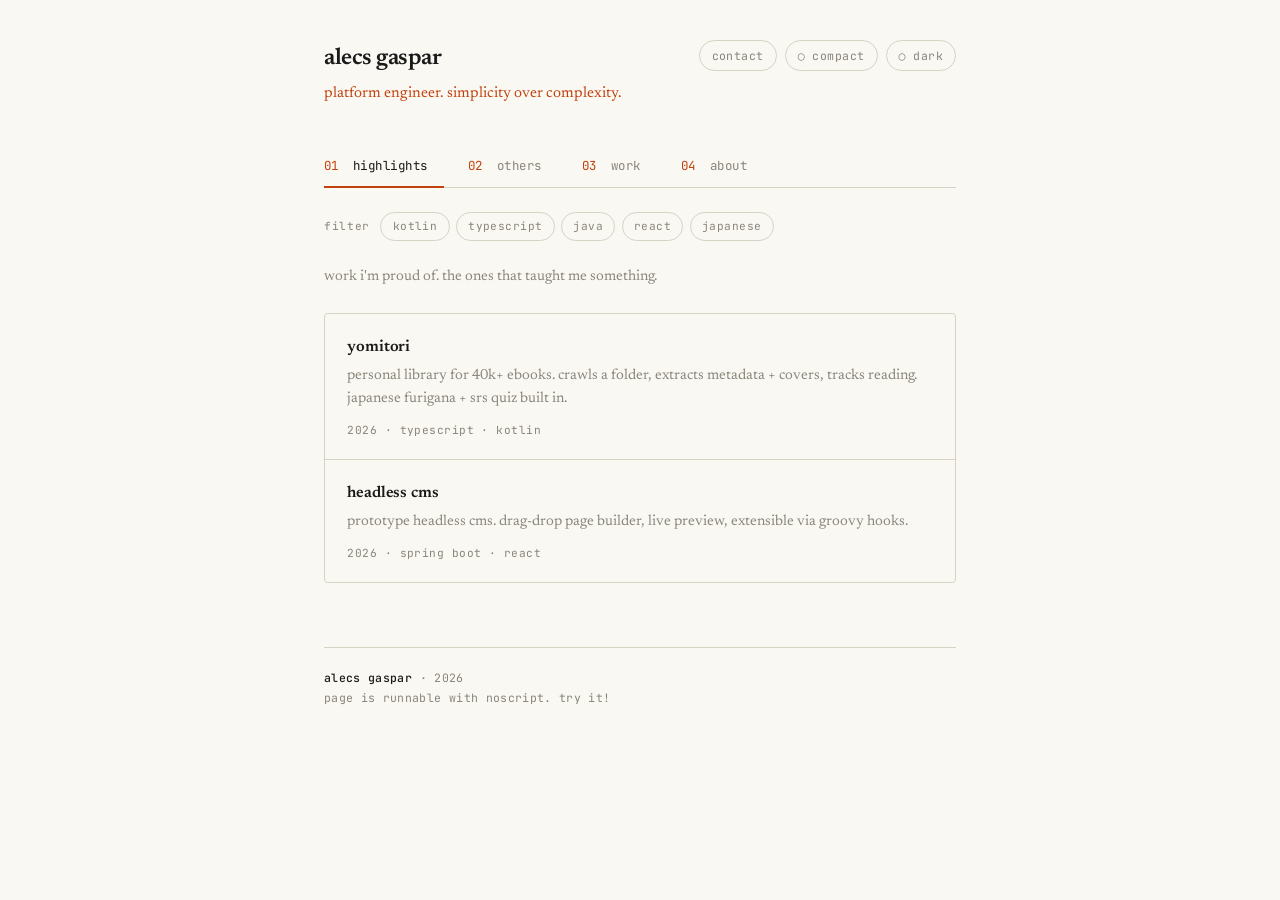
<file: index.html>
<!doctype html>
<html lang="en">
<head>
  <meta charset="utf-8">
  <meta name="viewport" content="width=device-width, initial-scale=1">
  <title>alecs gaspar — portfolio</title>
  <meta name="description" content="platform engineer. simplicity over complexity.">
  <meta property="og:type" content="website">
  <meta property="og:title" content="alecs gaspar — portfolio">
  <meta property="og:description" content="platform engineer. simplicity over complexity.">
  <meta property="og:url" content="https://stellarie.github.io/me/">
  <link rel="stylesheet" href="css/main.css?v=20">
</head>
<body>

<header>
  <div>
    <h1>alecs gaspar</h1>
    <p class="lede"><span class="accent">platform engineer. simplicity over complexity.</span></p>
  </div>
  <div class="header-actions">
    <a href="#contact" class="ghost">contact</a>
    <input type="checkbox" id="density">
    <label for="density" class="toggle">compact</label>
    <input type="checkbox" id="dark">
    <label for="dark" class="toggle">dark</label>
  </div>
</header>

<div class="tabs">
  <input type="radio" name="tab" id="t1" checked>
  <input type="radio" name="tab" id="t2">
  <input type="radio" name="tab" id="t3">
  <input type="radio" name="tab" id="t4">

  <nav class="tab-labels">
    <label for="t1"><span class="num">01</span> highlights</label>
    <label for="t2"><span class="num">02</span> others</label>
    <label for="t3"><span class="num">03</span> work</label>
    <label for="t4"><span class="num">04</span> about</label>
  </nav>

  <form class="filter">
    <span class="filter-label">filter</span>
    <input type="checkbox" id="tag-kotlin"><label for="tag-kotlin">kotlin</label>
    <input type="checkbox" id="tag-ts"><label for="tag-ts">typescript</label>
    <input type="checkbox" id="tag-java"><label for="tag-java">java</label>
    <input type="checkbox" id="tag-react"><label for="tag-react">react</label>
    <input type="checkbox" id="tag-jp"><label for="tag-jp">japanese</label>
    <button type="reset" class="filter-clear">clear</button>
  </form>

  <section id="p1" class="panel">
    <p class="meta">work i'm proud of. the ones that taught me something.</p>
    <ul class="grid">
      <li data-tags="kotlin typescript react japanese">
        <a href="#proj-yomitori">
          <h3>yomitori</h3>
          <p class="desc">personal library for 40k+ ebooks. crawls a folder, extracts metadata + covers, tracks reading. japanese furigana + srs quiz built in.</p>
          <p class="tags">2026 · typescript · kotlin</p>
        </a>
      </li>
      <li data-tags="java react">
        <a href="#proj-headless-cms">
          <h3>headless cms</h3>
          <p class="desc">prototype headless cms. drag-drop page builder, live preview, extensible via groovy hooks.</p>
          <p class="tags">2026 · spring boot · react</p>
        </a>
      </li>
    </ul>
  </section>

  <section id="p2" class="panel">
    <p class="meta">smaller experiments, learning projects, things that didn't ship but taught me anyway.</p>
    <ul class="grid">
      <li data-tags="kotlin japanese">
        <a href="#proj-aozora-viewer">
          <h3>aozora viewer</h3>
          <p class="desc">reader for aozora bunko — japan's public-domain literary archive. browser-based, japanese-friendly typography.</p>
          <p class="tags">2026 · javascript · kotlin</p>
        </a>
      </li>
      <li data-tags="kotlin japanese">
        <a href="#proj-yoji-jitenon-scraper">
          <h3>yoji jitenon scraper</h3>
          <p class="desc">kotlin scraper for jitenon's four-character idiom dictionary. pulls yojijukugo entries with readings and meanings to a csv for anki.</p>
          <p class="tags">2026 · kotlin</p>
        </a>
      </li>
    </ul>
  </section>

  <section id="p3" class="panel">
    <p class="meta">5+ years building platform and infrastructure across distributed enterprise systems.</p>

    <form class="work-filter">
      <input type="checkbox" id="recent-only"><label for="recent-only">recent only</label>
    </form>

    <div class="timeline">

      <details open data-recent>
        <summary>
          <span class="role">senior software engineer</span>
          <span class="org">myridius</span>
          <span class="period">aug 2024 — present</span>
        </summary>
        <p>built platform observability with grafana, datadog, splunk.</p>
        <p>own and maintain node security middleware between the public site and its backend.</p>
        <p>moved six enterprise sites to aem cloud service, zero downtime. </p>
        <p>wrote a cli util for quickbase ops the team now uses.</p>
      </details>

      <details data-recent>
        <summary>
          <span class="role">application developer</span>
          <span class="org">oracle</span>
          <span class="period">aug 2023 — aug 2024</span>
        </summary>
        <p>wrote rest microservices in java/jpa for an order management system.</p>
        <p>shipped features end-to-end — data, api, up to ui.</p>
      </details>

      <details>
        <summary>
          <span class="role">associate → mid-level software engineer</span>
          <span class="org">accenture</span>
          <span class="period">may 2021 — aug 2023</span>
        </summary>
        <p>promoted within a year. embedded with an international telecom and a local insurer, building aem platforms.</p>
        <p>built a shared react/java component library used across brands. led backend integration for payment gateways.</p>
      </details>

      <details>
        <summary>
          <span class="role">bs applied mathematics</span>
          <span class="org">university of the philippines</span>
          <span class="period">education</span>
        </summary>
        <p>applied math. still shapes how i think about systems.</p>
      </details>

    </div>
  </section>

  <section id="p4" class="panel">
    <p class="meta">expand any section.</p>

    <details>
      <summary>background</summary>
      <p>based in the philippines, remote-first. five-plus years on aem, platform and infrastructure across enterprise systems, cloud migrations, observability, security middleware, internal dev tooling.</p>
      <p>path: accenture (2021–2023) → oracle (2023–2024) → myridius (2024–now). </p>
      <p>bs applied math from the university of the philippines (2020).</p>
    </details>

    <details>
      <summary>current stack</summary>
      <p>daily: java + spring and node + typescript for backend, react for ui. docker and kubernetes for shipping. grafana, datadog, splunk for keeping the lights on.</p>
      <p>personal projects: kotlin and python for cli tools and scrapers, and plain html/css when something just needs to exist.</p>
    </details>

    <details>
      <summary>what i'm into</summary>
      <p>japanese literature and language learning — i built yomitori to feed both my reading and learning addiction. </p>
      <p>outside code: heavy training, mountains, travel.</p>
    </details>
  </section>
</div>

<aside id="proj-yomitori" class="modal modal-project">
  <a href="#" class="modal-backdrop" aria-label="close"></a>
  <article class="modal-card project-card">
    <a href="#" class="modal-x" aria-label="close">×</a>
    <header class="project-head">
      <h2>yomitori</h2>
      <p class="project-lede">personal library for 40,000+ scattered ebooks.</p>
      <p class="project-meta">2026 · typescript · kotlin</p>
    </header>
    <section>
      <h3>what</h3>
      <p>turns a folder of 40k+ ebooks into a searchable, beautiful library. crawls automatically, extracts covers and metadata, tracks reading progress, integrates with an epub reader. japanese tools layered on top — furigana rendering, frequency-based vocab, srs quizzes, anki sync.</p>
    </section>
    <section>
      <h3>why</h3>
      <p>i had a bunch of ebooks that became too unwieldy to browse. nothing was findable. wanted a real home — search with love, not <code>find . -name</code>.</p>
    </section>
    <section>
      <h3>how</h3>
      <p>typescript frontend, kotlin backend. docker compose orchestrates services. crawler runs on a schedule, persists to a local store. rest api drives search, pagination, and filtering.</p>
    </section>
    <section>
      <h3>links</h3>
      <ul class="project-links">
        <li><a href="https://github.com/chloedayo/yomitori">source · github.com/chloedayo/yomitori</a></li>
      </ul>
    </section>
  </article>
</aside>

<aside id="proj-headless-cms" class="modal modal-project">
  <a href="#" class="modal-backdrop" aria-label="close"></a>
  <article class="modal-card project-card">
    <a href="#" class="modal-x" aria-label="close">×</a>
    <header class="project-head">
      <h2>headless cms</h2>
      <p class="project-lede">a prototype headless cms — visual editor + headless api.</p>
      <p class="project-meta">2026 · spring boot · react</p>
    </header>
    <section>
      <h3>what</h3>
      <p>a drag-and-drop visual editor for composing pages, live preview before publishing, and a headless api to feed any frontend — react, vue, mobile. extensible: drop in your own components with custom groovy hooks.</p>
    </section>
    <section>
      <h3>why</h3>
      <p>most cmses force a tradeoff. headless ones are flexible but unfriendly to non-developers. visual builders trap you in their hosting. this prototype tries to keep both audiences happy — visual where it helps, api-first where it scales.</p>
    </section>
    <section>
      <h3>how</h3>
      <p>spring boot backend exposing the headless api and persisting page trees. react frontend for the visual editor with live preview. groovy hook layer lets developers register custom components without rebuilding the editor. ships as a static demo on github pages so the editor experience is browsable end-to-end.</p>
    </section>
    <section>
      <h3>links</h3>
      <ul class="project-links">
        <li><a href="https://github.com/stellarie/headless-cms">source · github.com/stellarie/headless-cms</a></li>
        <li><a href="https://stellarie.github.io/headless-cms/">demo · stellarie.github.io/headless-cms</a></li>
      </ul>
    </section>
  </article>
</aside>

<aside id="proj-aozora-viewer" class="modal modal-project">
  <a href="#" class="modal-backdrop" aria-label="close"></a>
  <article class="modal-card project-card">
    <a href="#" class="modal-x" aria-label="close">×</a>
    <header class="project-head">
      <h2>aozora viewer</h2>
      <p class="project-lede">a reader for japan's public-domain literary archive.</p>
      <p class="project-meta">2026 · javascript · kotlin</p>
    </header>
    <section>
      <h3>what</h3>
      <p>aozora bunko hosts thousands of out-of-copyright japanese literary works in raw xhtml. this project renders them with japanese typography, vertical writing where appropriate, minimal chrome around the text.</p>
    </section>
    <section>
      <h3>why</h3>
      <p>wanted something more legible for casual reading and study — and an excuse to learn how japanese typography works on the web.</p>
    </section>
    <section>
      <h3>how</h3>
      <p>kotlin pipeline downloads target xhtml text. javascript frontend renders catalog and reading view from the static output.</p>
    </section>
    <section>
      <h3>links</h3>
      <ul class="project-links">
        <li><a href="https://github.com/stellarie/aozora-viewer">source · github.com/stellarie/aozora-viewer</a></li>
      </ul>
    </section>
  </article>
</aside>

<aside id="proj-yoji-jitenon-scraper" class="modal modal-project">
  <a href="#" class="modal-backdrop" aria-label="close"></a>
  <article class="modal-card project-card">
    <a href="#" class="modal-x" aria-label="close">×</a>
    <header class="project-head">
      <h2>yoji jitenon scraper</h2>
      <p class="project-lede">a kotlin pipeline for harvesting four-character idioms.</p>
      <p class="project-meta">2026 · kotlin</p>
    </header>
    <section>
      <h3>what</h3>
      <p>yojijukugo (四字熟語) are japan's classical four-character idioms — proverbs distilled into kanji. jitenon hosts the most complete free dictionary online. this scraper pulls every entry, with readings, meanings, sources, and usage notes, into a structured local dataset.</p>
    </section>
    <section>
      <h3>why</h3>
      <p>wanted offline access to the full corpus for personal study and for feeding into other projects (anki decks and other vocab tools). also a small excuse to write disciplined kotlin against real-world html.</p>
    </section>
    <section>
      <h3>how</h3>
      <p>plain kotlin with jsoup for parsing. polite crawl with rate limiting and on-disk caching so re-runs don't hammer the source. output is structured json — easy to consume from anything else downstream.</p>
    </section>
    <section>
      <h3>links</h3>
      <ul class="project-links">
        <li><a href="https://github.com/stellarie/yoji-jitenon-scraper">source · github.com/stellarie/yoji-jitenon-scraper</a></li>
      </ul>
    </section>
  </article>
</aside>

<aside id="contact" class="modal">
  <a href="#" class="modal-backdrop" aria-label="close"></a>
  <div class="modal-card">
    <a href="#" class="modal-x" aria-label="close">×</a>
    <h3>contact</h3>
    <p>send a note. no form, no captcha — just mail.</p>
    <p class="contact-list">
      <a href="mailto:abvgaspar1995@gmail.com">abvgaspar1995@gmail.com</a><br>
      <a href="https://github.com/stellarie">github</a><br>
      <a href="https://linkedin.com/in/abvgaspar">linkedin</a>
    </p>
    <a href="#" class="modal-close">close</a>
  </div>
</aside>

<footer>
  <strong>alecs gaspar</strong> · 2026<br>
  <span>page is runnable with noscript. try it!</span>
</footer>

</body>
</html>
</file>
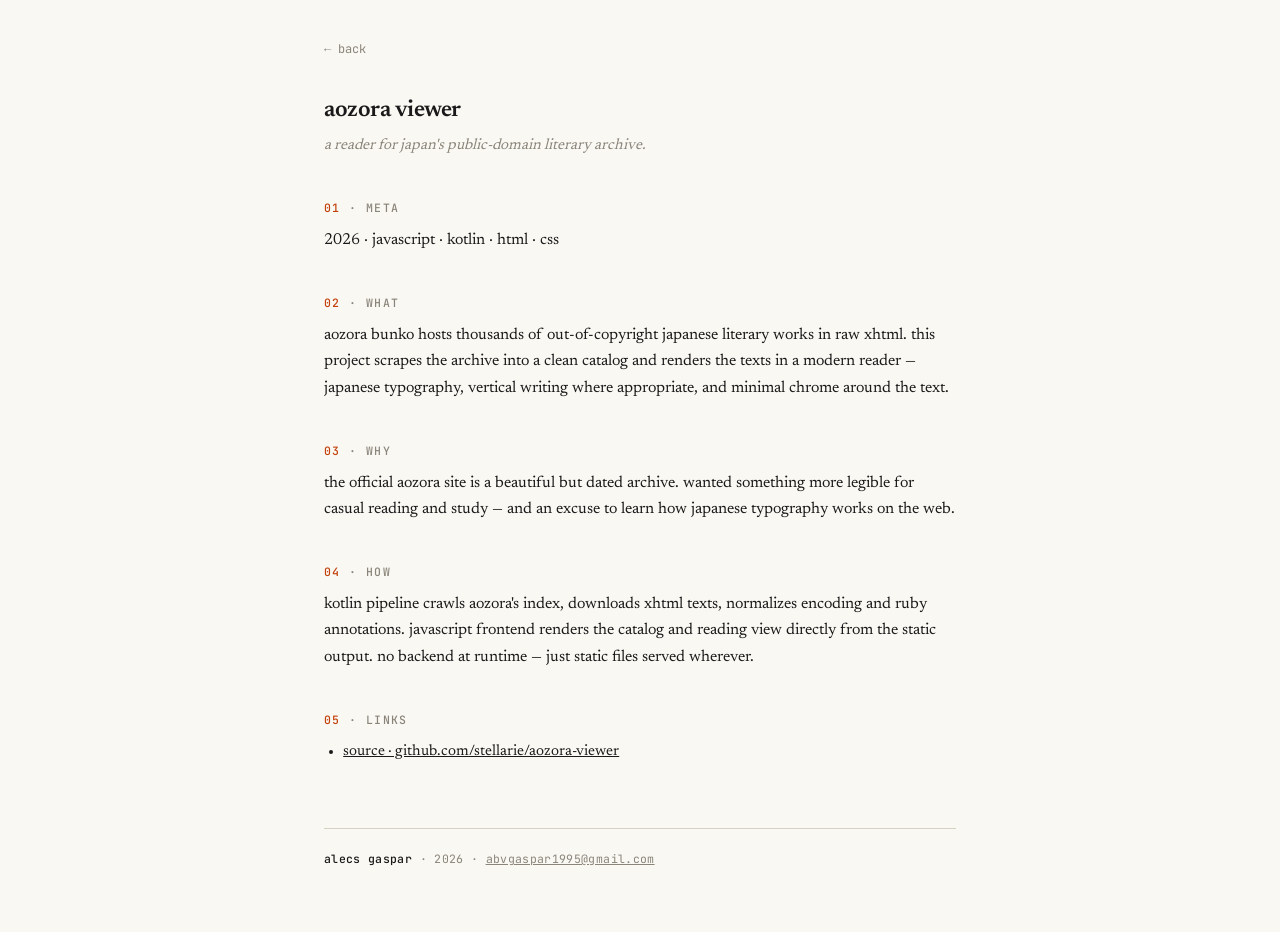
<file: projects/aozora-viewer.html>
<!doctype html>
<html lang="en">
<head>
  <meta charset="utf-8">
  <meta name="viewport" content="width=device-width, initial-scale=1">
  <title>aozora viewer — alecs gaspar</title>
  <link rel="stylesheet" href="../css/main.css">
</head>
<body>

<p class="back"><a href="../index.html">← back</a></p>

<header>
  <div>
    <h1>aozora viewer</h1>
    <p class="lede">a reader for japan's public-domain literary archive.</p>
  </div>
</header>

<main class="prose">

  <section>
    <h2><span class="num">01</span> · meta</h2>
    <p>2026 · javascript · kotlin · html · css</p>
  </section>

  <section>
    <h2><span class="num">02</span> · what</h2>
    <p>aozora bunko hosts thousands of out-of-copyright japanese literary works in raw xhtml. this project scrapes the archive into a clean catalog and renders the texts in a modern reader — japanese typography, vertical writing where appropriate, and minimal chrome around the text.</p>
  </section>

  <section>
    <h2><span class="num">03</span> · why</h2>
    <p>the official aozora site is a beautiful but dated archive. wanted something more legible for casual reading and study — and an excuse to learn how japanese typography works on the web.</p>
  </section>

  <section>
    <h2><span class="num">04</span> · how</h2>
    <p>kotlin pipeline crawls aozora's index, downloads xhtml texts, normalizes encoding and ruby annotations. javascript frontend renders the catalog and reading view directly from the static output. no backend at runtime — just static files served wherever.</p>
  </section>

  <section>
    <h2><span class="num">05</span> · links</h2>
    <ul>
      <li><a href="https://github.com/stellarie/aozora-viewer">source · github.com/stellarie/aozora-viewer</a></li>
    </ul>
  </section>

</main>

<footer>
  <strong>alecs gaspar</strong> · 2026 · <a href="mailto:abvgaspar1995@gmail.com">abvgaspar1995@gmail.com</a>
</footer>

</body>
</html>
</file>
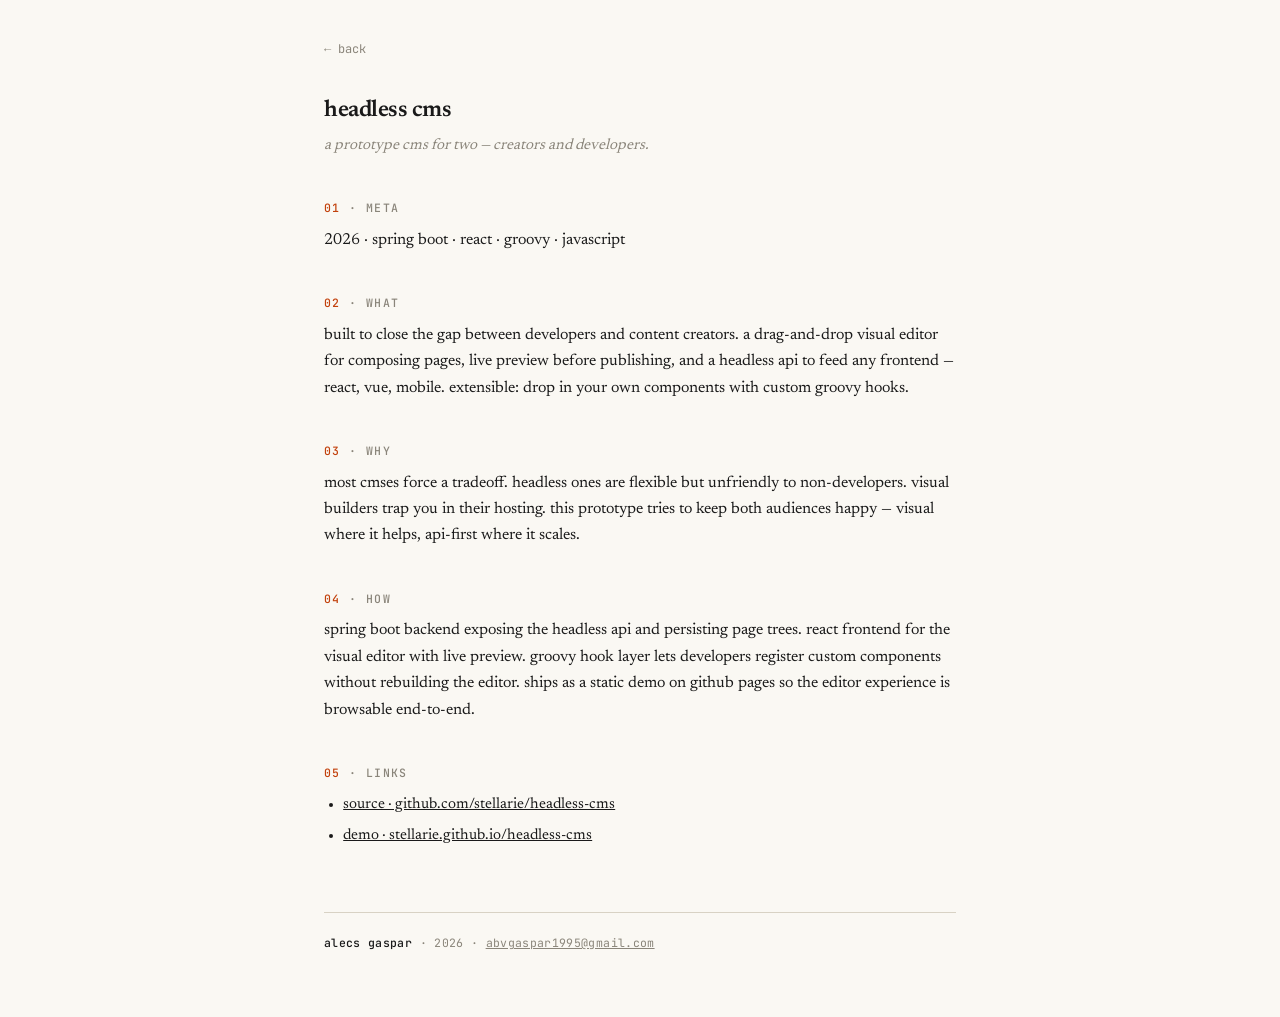
<file: projects/headless-cms.html>
<!doctype html>
<html lang="en">
<head>
  <meta charset="utf-8">
  <meta name="viewport" content="width=device-width, initial-scale=1">
  <title>headless cms — alecs gaspar</title>
  <link rel="stylesheet" href="../css/main.css">
</head>
<body>

<p class="back"><a href="../index.html">← back</a></p>

<header>
  <div>
    <h1>headless cms</h1>
    <p class="lede">a prototype cms for two — creators and developers.</p>
  </div>
</header>

<main class="prose">

  <section>
    <h2><span class="num">01</span> · meta</h2>
    <p>2026 · spring boot · react · groovy · javascript</p>
  </section>

  <section>
    <h2><span class="num">02</span> · what</h2>
    <p>built to close the gap between developers and content creators. a drag-and-drop visual editor for composing pages, live preview before publishing, and a headless api to feed any frontend — react, vue, mobile. extensible: drop in your own components with custom groovy hooks.</p>
  </section>

  <section>
    <h2><span class="num">03</span> · why</h2>
    <p>most cmses force a tradeoff. headless ones are flexible but unfriendly to non-developers. visual builders trap you in their hosting. this prototype tries to keep both audiences happy — visual where it helps, api-first where it scales.</p>
  </section>

  <section>
    <h2><span class="num">04</span> · how</h2>
    <p>spring boot backend exposing the headless api and persisting page trees. react frontend for the visual editor with live preview. groovy hook layer lets developers register custom components without rebuilding the editor. ships as a static demo on github pages so the editor experience is browsable end-to-end.</p>
  </section>

  <section>
    <h2><span class="num">05</span> · links</h2>
    <ul>
      <li><a href="https://github.com/stellarie/headless-cms">source · github.com/stellarie/headless-cms</a></li>
      <li><a href="https://stellarie.github.io/headless-cms/">demo · stellarie.github.io/headless-cms</a></li>
    </ul>
  </section>

</main>

<footer>
  <strong>alecs gaspar</strong> · 2026 · <a href="mailto:abvgaspar1995@gmail.com">abvgaspar1995@gmail.com</a>
</footer>

</body>
</html>
</file>
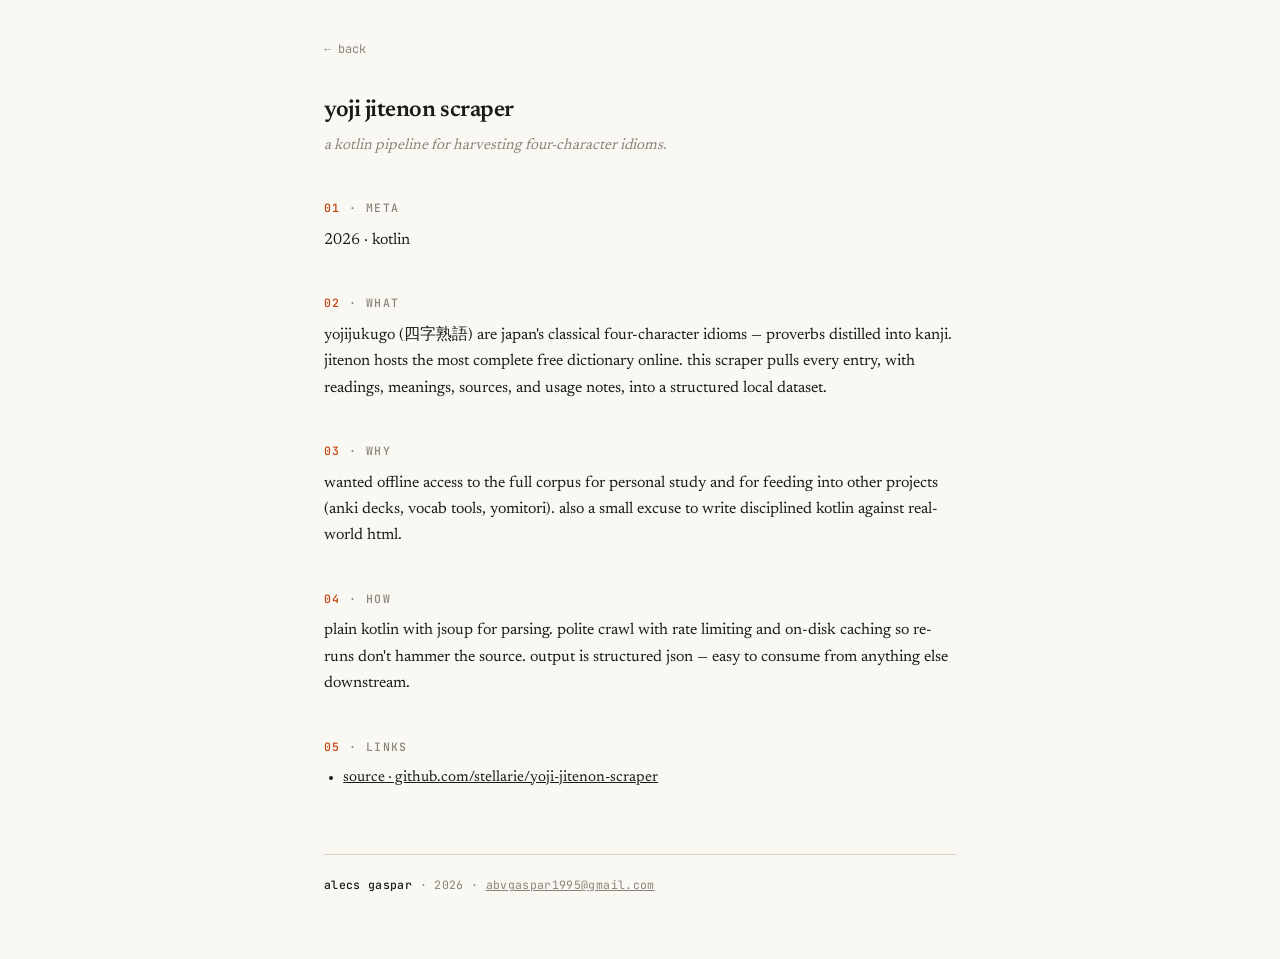
<file: projects/yoji-jitenon-scraper.html>
<!doctype html>
<html lang="en">
<head>
  <meta charset="utf-8">
  <meta name="viewport" content="width=device-width, initial-scale=1">
  <title>yoji jitenon scraper — alecs gaspar</title>
  <link rel="stylesheet" href="../css/main.css">
</head>
<body>

<p class="back"><a href="../index.html">← back</a></p>

<header>
  <div>
    <h1>yoji jitenon scraper</h1>
    <p class="lede">a kotlin pipeline for harvesting four-character idioms.</p>
  </div>
</header>

<main class="prose">

  <section>
    <h2><span class="num">01</span> · meta</h2>
    <p>2026 · kotlin</p>
  </section>

  <section>
    <h2><span class="num">02</span> · what</h2>
    <p>yojijukugo (四字熟語) are japan's classical four-character idioms — proverbs distilled into kanji. jitenon hosts the most complete free dictionary online. this scraper pulls every entry, with readings, meanings, sources, and usage notes, into a structured local dataset.</p>
  </section>

  <section>
    <h2><span class="num">03</span> · why</h2>
    <p>wanted offline access to the full corpus for personal study and for feeding into other projects (anki decks, vocab tools, yomitori). also a small excuse to write disciplined kotlin against real-world html.</p>
  </section>

  <section>
    <h2><span class="num">04</span> · how</h2>
    <p>plain kotlin with jsoup for parsing. polite crawl with rate limiting and on-disk caching so re-runs don't hammer the source. output is structured json — easy to consume from anything else downstream.</p>
  </section>

  <section>
    <h2><span class="num">05</span> · links</h2>
    <ul>
      <li><a href="https://github.com/stellarie/yoji-jitenon-scraper">source · github.com/stellarie/yoji-jitenon-scraper</a></li>
    </ul>
  </section>

</main>

<footer>
  <strong>alecs gaspar</strong> · 2026 · <a href="mailto:abvgaspar1995@gmail.com">abvgaspar1995@gmail.com</a>
</footer>

</body>
</html>
</file>
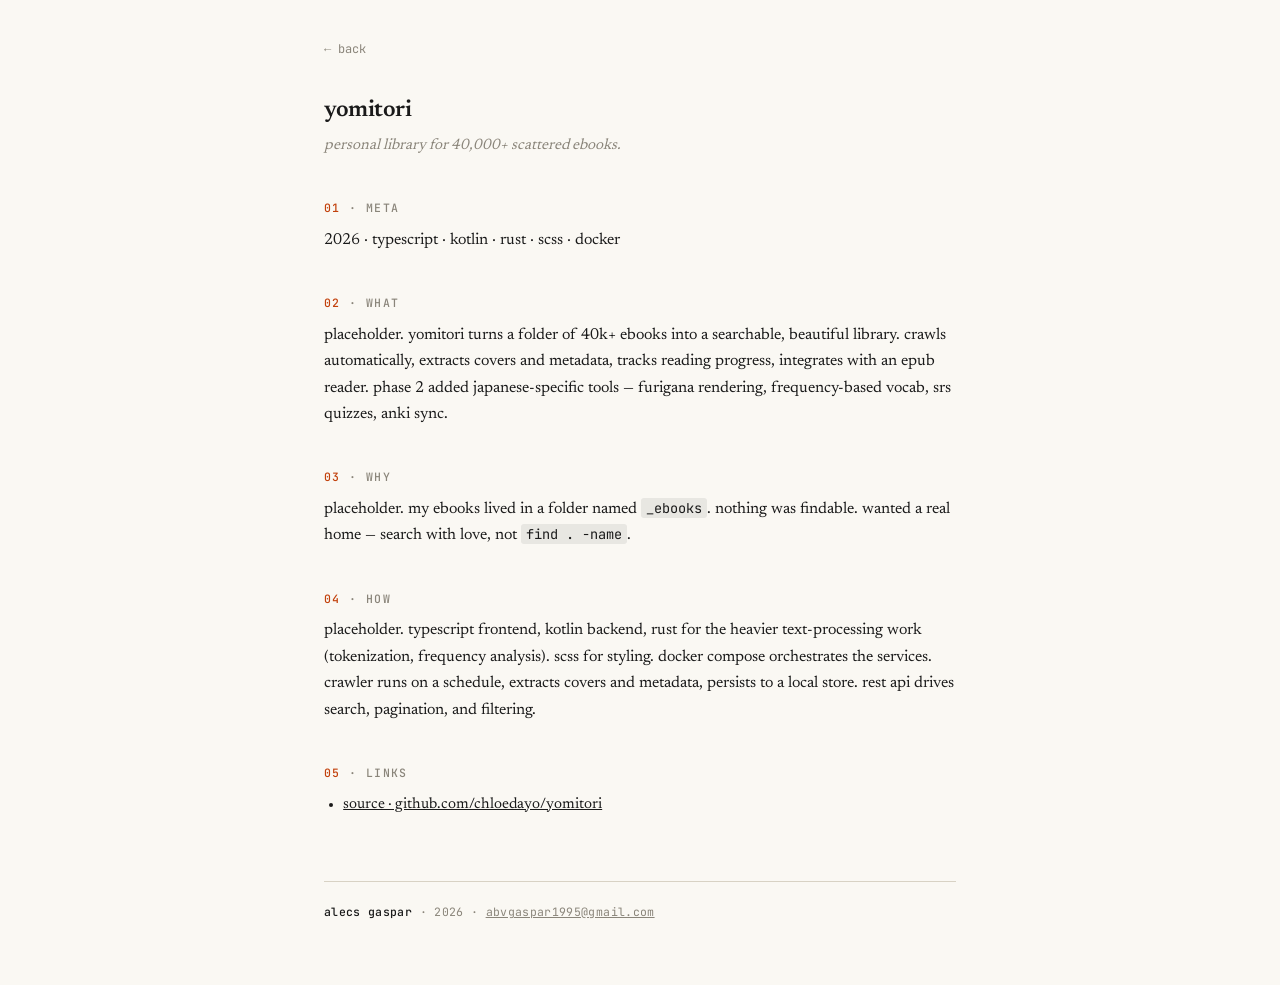
<file: projects/yomitori.html>
<!doctype html>
<html lang="en">
<head>
  <meta charset="utf-8">
  <meta name="viewport" content="width=device-width, initial-scale=1">
  <title>yomitori — alecs gaspar</title>
  <link rel="stylesheet" href="../css/main.css">
</head>
<body>

<p class="back"><a href="../index.html">← back</a></p>

<header>
  <div>
    <h1>yomitori</h1>
    <p class="lede">personal library for 40,000+ scattered ebooks.</p>
  </div>
</header>

<main class="prose">

  <section>
    <h2><span class="num">01</span> · meta</h2>
    <p>2026 · typescript · kotlin · rust · scss · docker</p>
  </section>

  <section>
    <h2><span class="num">02</span> · what</h2>
    <p>placeholder. yomitori turns a folder of 40k+ ebooks into a searchable, beautiful library. crawls automatically, extracts covers and metadata, tracks reading progress, integrates with an epub reader. phase 2 added japanese-specific tools — furigana rendering, frequency-based vocab, srs quizzes, anki sync.</p>
  </section>

  <section>
    <h2><span class="num">03</span> · why</h2>
    <p>placeholder. my ebooks lived in a folder named <code>_ebooks</code>. nothing was findable. wanted a real home — search with love, not <code>find . -name</code>.</p>
  </section>

  <section>
    <h2><span class="num">04</span> · how</h2>
    <p>placeholder. typescript frontend, kotlin backend, rust for the heavier text-processing work (tokenization, frequency analysis). scss for styling. docker compose orchestrates the services. crawler runs on a schedule, extracts covers and metadata, persists to a local store. rest api drives search, pagination, and filtering.</p>
  </section>

  <section>
    <h2><span class="num">05</span> · links</h2>
    <ul>
      <li><a href="https://github.com/chloedayo/yomitori">source · github.com/chloedayo/yomitori</a></li>
    </ul>
  </section>

</main>

<footer>
  <strong>alecs gaspar</strong> · 2026 · <a href="mailto:abvgaspar1995@gmail.com">abvgaspar1995@gmail.com</a>
</footer>

</body>
</html>
</file>
<file: css/main.css>
/* ─── fonts ──────────────────────────────────────────── */
@font-face {
  font-family: 'Newsreader';
  font-style: normal;
  font-weight: 400 600;
  font-display: swap;
  src: url('../assets/fonts/newsreader.woff2') format('woff2');
  unicode-range: U+0000-00FF, U+0131, U+0152-0153, U+02BB-02BC, U+02C6, U+02DA, U+02DC, U+0304, U+0308, U+0329, U+2000-206F, U+20AC, U+2122, U+2191, U+2193, U+2212, U+2215, U+FEFF, U+FFFD;
}

@font-face {
  font-family: 'JetBrains Mono';
  font-style: normal;
  font-weight: 400 500;
  font-display: swap;
  src: url('../assets/fonts/jetbrains-mono.woff2') format('woff2');
  unicode-range: U+0000-00FF, U+0131, U+0152-0153, U+02BB-02BC, U+02C6, U+02DA, U+02DC, U+0304, U+0308, U+0329, U+2000-206F, U+20AC, U+2122, U+2191, U+2193, U+2212, U+2215, U+FEFF, U+FFFD;
}

/* ─── tokens ─────────────────────────────────────────── */
:root {
  color-scheme: light;
  --bg: #faf8f3;
  --fg: #1a1a1a;
  --accent: #c2410c;
  --muted: #8a857a;
  --line: #d8d2c4;

  --serif: 'Newsreader', Charter, 'Bitstream Charter', Cambria, Georgia, serif;
  --mono: 'JetBrains Mono', ui-monospace, 'SF Mono', Menlo, Consolas, monospace;
}

:root:has(#dark:checked) {
  color-scheme: dark;
  --bg: #0f0f0e;
  --fg: #ededed;
  --muted: #6a6358;
  --line: #2a2a28;
}

* { box-sizing: border-box; }

/* ─── base ───────────────────────────────────────────── */
body {
  font: 16px/1.65 var(--serif);
  background: var(--bg);
  color: var(--fg);
  max-width: 680px;
  margin: 0 auto;
  padding: 2.5rem 1.5rem 4rem;
  transition: background .25s ease, color .25s ease;
  -webkit-font-smoothing: antialiased;
  text-rendering: optimizeLegibility;
}

a { color: inherit; }
a:focus-visible { outline: 2px solid var(--accent); outline-offset: 2px; border-radius: 1px; }

code {
  background: color-mix(in srgb, var(--fg) 8%, transparent);
  padding: 1px 5px;
  border-radius: 3px;
  font-family: var(--mono);
  font-size: .85em;
}

h3 {
  font-size: 1rem;
  font-weight: 600;
  margin: 0 0 0.35rem;
  letter-spacing: -0.01em;
}

/* ─── header ─────────────────────────────────────────── */
body > header {
  display: flex;
  justify-content: space-between;
  align-items: flex-start;
  gap: 1rem;
  margin-bottom: 2.5rem;
  flex-wrap: wrap;
}

h1 {
  font-size: 1.45rem;
  letter-spacing: -0.02em;
  margin: 0 0 0.2rem;
  font-weight: 600;
}

.lede {
  color: var(--muted);
  margin: 0;
  font-size: 0.95rem;
  font-style: italic;
  max-width: 38ch;
}

.lede .accent { color: var(--accent); font-style: normal; }

.header-actions {
  display: flex;
  gap: 0.5rem;
  align-items: center;
}

.ghost {
  display: inline-flex;
  align-items: center;
  padding: 0.3rem 0.75rem;
  border: 1px solid var(--line);
  border-radius: 999px;
  font-family: var(--mono);
  font-size: 0.72rem;
  color: var(--muted);
  text-decoration: none;
  letter-spacing: 0.04em;
  transition: border-color 0.15s, color 0.15s;
}

.ghost:hover { border-color: var(--accent); color: var(--accent); }

/* ─── dark toggle ────────────────────────────────────── */
#dark { position: absolute; opacity: 0; pointer-events: none; }

.toggle {
  display: inline-flex;
  align-items: center;
  gap: 0.45rem;
  cursor: pointer;
  user-select: none;
  padding: 0.3rem 0.75rem;
  border: 1px solid var(--line);
  border-radius: 999px;
  font-family: var(--mono);
  font-size: 0.72rem;
  color: var(--muted);
  letter-spacing: 0.04em;
  transition: border-color 0.15s;
}

.toggle::before { content: "○"; }

:root:has(#dark:checked) .toggle[for=dark]::before { content: "●"; color: var(--accent); }

.toggle:hover { border-color: var(--accent); }

#dark:focus-visible + .toggle { outline: 2px solid var(--accent); outline-offset: 2px; }

/* ─── tabs ───────────────────────────────────────────── */
.tabs > input { position: absolute; opacity: 0; pointer-events: none; }

.tab-labels {
  display: flex;
  gap: 0;
  border-bottom: 1px solid var(--line);
  margin-bottom: 2rem;
  flex-wrap: wrap;
}

.tab-labels label {
  padding: 0.6rem 1rem 0.6rem 0;
  margin-right: 1.5rem;
  cursor: pointer;
  font-family: var(--mono);
  font-size: 0.78rem;
  color: var(--muted);
  border-bottom: 2px solid transparent;
  margin-bottom: -1px;
  letter-spacing: 0.04em;
  transition: color 0.15s, border-color 0.15s;
}

.tab-labels label:hover { color: var(--fg); }

.tab-labels .num { color: var(--accent); margin-right: 0.4rem; }

.tabs:has(#t1:checked) label[for=t1],
.tabs:has(#t2:checked) label[for=t2],
.tabs:has(#t3:checked) label[for=t3],
.tabs:has(#t4:checked) label[for=t4] {
  color: var(--fg);
  border-bottom-color: var(--accent);
}

.panel { display: none; }

.tabs:has(#t1:checked) #p1,
.tabs:has(#t2:checked) #p2,
.tabs:has(#t3:checked) #p3,
.tabs:has(#t4:checked) #p4 { display: block; }

.panel > .meta {
  margin: 0 0 1.5rem;
  color: var(--muted);
  font-size: 0.92rem;
}

/* ─── project grid ───────────────────────────────────── */
.grid {
  list-style: none;
  padding: 0;
  margin: 0;
  display: grid;
  gap: 1px;
  background: var(--line);
  border: 1px solid var(--line);
  border-radius: 4px;
  overflow: hidden;
}

.grid li { background: var(--bg); }

.grid a {
  display: block;
  padding: 1.25rem 1.4rem;
  color: inherit;
  text-decoration: none;
  transition: background 0.15s ease;
}

.grid a:hover,
.grid a:focus-visible {
  background: color-mix(in srgb, var(--bg) 92%, var(--accent));
  outline: none;
}

.grid h3 {
  font-size: 1rem;
  font-weight: 600;
  margin: 0 0 0.3rem;
}

.grid .desc {
  margin: 0 0 0.6rem;
  color: var(--muted);
  font-size: 0.92rem;
  line-height: 1.55;
}

.grid .tags {
  margin: 0;
  font-family: var(--mono);
  font-size: 0.7rem;
  color: var(--muted);
  letter-spacing: 0.04em;
}

/* ─── about: details accordion ───────────────────────── */
details {
  padding: 0.45rem 0;
  border-bottom: 1px dashed var(--line);
}

details[open] summary { color: var(--accent); }

summary {
  cursor: pointer;
  font-size: 0.95rem;
  padding: 0.4rem 0;
  list-style: none;
  position: relative;
  padding-left: 1.4rem;
  transition: color 0.15s;
}

summary::-webkit-details-marker { display: none; }

summary::before {
  content: "+";
  font-family: var(--mono);
  position: absolute;
  left: 0;
  color: var(--muted);
  transition: transform 0.15s, color 0.15s;
}

details[open] summary::before {
  content: "−";
  color: var(--accent);
}

details p {
  margin: 0.3rem 0 0.6rem 1.4rem;
  font-size: 0.9rem;
  color: var(--muted);
}

/* ─── work timeline ──────────────────────────────────── */
.timeline {
  border-left: 1px solid var(--line);
  margin-left: 0.5rem;
  padding-left: 1.75rem;
  margin-top: 0.5rem;
}

.timeline details {
  position: relative;
  padding: 0.85rem 0;
  border-bottom: 1px dashed var(--line);
}

.timeline details:last-child { border-bottom: none; }

.timeline details::before {
  content: "";
  position: absolute;
  left: -2.05rem;
  top: 1.5rem;
  width: 9px;
  height: 9px;
  border-radius: 50%;
  background: var(--bg);
  border: 1.5px solid var(--muted);
  transition: background 0.15s, border-color 0.15s, transform 0.2s;
}

.timeline details:hover::before { border-color: var(--accent); }

.timeline details[open]::before {
  background: var(--accent);
  border-color: var(--accent);
  transform: scale(1.15);
}

.timeline summary {
  list-style: none;
  padding: 0;
  display: block;
  cursor: pointer;
  font-size: 0.95rem;
  color: var(--fg);
}

.timeline summary::-webkit-details-marker { display: none; }
.timeline summary::before { content: none; }

.timeline .role {
  display: block;
  font-weight: 600;
  letter-spacing: -0.005em;
}

.timeline .org {
  display: block;
  font-size: 0.85rem;
  color: var(--muted);
  font-style: italic;
  margin-top: 0.1rem;
}

.timeline .period {
  display: block;
  font-family: var(--mono);
  font-size: 0.7rem;
  color: var(--accent);
  letter-spacing: 0.05em;
  margin-top: 0.35rem;
}

.timeline details[open] .role { color: var(--accent); }

.timeline details p {
  margin: 0.6rem 0 0.4rem 0;
  font-size: 0.9rem;
  color: var(--muted);
  line-height: 1.6;
}

.timeline details p:first-of-type { margin-top: 0.85rem; }

/* ─── tag filter (highlights + others) ───────────────── */
.filter {
  display: none;
  margin: -0.5rem 0 1.5rem;
  padding: 0;
  border: none;
  flex-wrap: wrap;
  gap: 0.4rem;
  align-items: center;
}

.tabs:has(#t1:checked) .filter,
.tabs:has(#t2:checked) .filter { display: flex; }

.filter-label {
  font-family: var(--mono);
  font-size: 0.7rem;
  color: var(--muted);
  letter-spacing: 0.06em;
  margin-right: 0.25rem;
  text-transform: lowercase;
}

.filter input { position: absolute; opacity: 0; pointer-events: none; }

.filter label {
  display: inline-block;
  padding: 0.25rem 0.7rem;
  border: 1px solid var(--line);
  border-radius: 999px;
  cursor: pointer;
  font-family: var(--mono);
  font-size: 0.7rem;
  color: var(--muted);
  letter-spacing: 0.04em;
  transition: border-color 0.15s, color 0.15s, background 0.15s;
}

.filter label:hover { border-color: var(--accent); color: var(--accent); }

.filter input:checked + label {
  border-color: var(--accent);
  color: var(--accent);
  background: color-mix(in srgb, var(--accent) 10%, transparent);
}

.filter input:focus-visible + label {
  outline: 2px solid var(--accent);
  outline-offset: 2px;
}

.filter-clear {
  margin-left: auto;
  padding: 0.25rem 0.7rem;
  border: 1px solid transparent;
  border-radius: 999px;
  background: transparent;
  cursor: pointer;
  font-family: var(--mono);
  font-size: 0.68rem;
  color: var(--muted);
  letter-spacing: 0.04em;
  visibility: hidden;
  transition: color 0.15s, border-color 0.15s;
}

.filter:has(input:checked) .filter-clear { visibility: visible; }
.filter-clear:hover { color: var(--accent); border-color: var(--line); }

/* tag filter logic — OR semantics */
.tabs:has(.filter input:checked) li[data-tags] { display: none; }
.tabs:has(#tag-kotlin:checked) li[data-tags~="kotlin"],
.tabs:has(#tag-ts:checked) li[data-tags~="typescript"],
.tabs:has(#tag-java:checked) li[data-tags~="java"],
.tabs:has(#tag-react:checked) li[data-tags~="react"],
.tabs:has(#tag-jp:checked) li[data-tags~="japanese"] { display: list-item; }

/* ─── work filter (recent only) ──────────────────────── */
.work-filter {
  margin: -0.5rem 0 1.5rem;
  padding: 0;
  border: none;
}

.work-filter input { position: absolute; opacity: 0; pointer-events: none; }

.work-filter label {
  display: inline-block;
  padding: 0.25rem 0.7rem;
  border: 1px solid var(--line);
  border-radius: 999px;
  cursor: pointer;
  font-family: var(--mono);
  font-size: 0.7rem;
  color: var(--muted);
  letter-spacing: 0.04em;
  transition: border-color 0.15s, color 0.15s, background 0.15s;
}

.work-filter label:hover { border-color: var(--accent); color: var(--accent); }

.work-filter input:checked + label {
  border-color: var(--accent);
  color: var(--accent);
  background: color-mix(in srgb, var(--accent) 10%, transparent);
}

.work-filter input:focus-visible + label {
  outline: 2px solid var(--accent);
  outline-offset: 2px;
}

#p3:has(#recent-only:checked) .timeline details:not([data-recent]) { display: none; }

/* ─── density (compact) toggle ───────────────────────── */
#density { position: absolute; opacity: 0; pointer-events: none; }
:root:has(#density:checked) .toggle[for=density]::before { content: "●"; color: var(--accent); }

:root:has(#density:checked) .grid .desc,
:root:has(#density:checked) .timeline details p,
:root:has(#density:checked) .panel > .meta { display: none; }

:root:has(#density:checked) .grid a { padding: 0.95rem 1.4rem; }
:root:has(#density:checked) .timeline details { padding: 0.5rem 0; }

/* ─── modal ──────────────────────────────────────────── */
.modal {
  position: fixed;
  inset: 0;
  background: color-mix(in srgb, #000 55%, transparent);
  display: none;
  align-items: flex-start;
  justify-content: center;
  padding: 4vh 1rem;
  z-index: 100;
  overflow-y: auto;
}

.modal:target { display: flex; animation: fade-in 0.18s ease; }

/* lock body scroll when any modal open */
body:has(.modal:target) { overflow: hidden; }

@keyframes fade-in {
  from { opacity: 0; }
  to { opacity: 1; }
}

.modal-backdrop {
  position: absolute;
  inset: 0;
  z-index: 0;
  cursor: default;
}

.modal-card {
  position: relative;
  background: var(--bg);
  padding: 1.6rem 1.75rem;
  border-radius: 6px;
  max-width: 360px;
  width: 100%;
  border: 1px solid var(--line);
  box-shadow: 0 20px 60px rgba(0,0,0,0.25);
  z-index: 1;
}

.modal-x {
  position: absolute;
  top: 0.6rem;
  right: 0.85rem;
  width: 1.8rem;
  height: 1.8rem;
  display: flex;
  align-items: center;
  justify-content: center;
  font-size: 1.2rem;
  line-height: 1;
  color: var(--muted);
  text-decoration: none;
  border-radius: 4px;
  transition: color 0.15s, background 0.15s;
}

.modal-x:hover { color: var(--accent); background: color-mix(in srgb, var(--accent) 8%, transparent); }

/* ─── project modal (wider, structured) ──────────────── */
.modal-project .modal-card {
  max-width: 620px;
  padding: 2rem 2.25rem 2.25rem;
}

@media (min-width: 760px) {
  .modal-project .modal-card {
    max-width: 820px;
    padding: 2.5rem 3rem 3rem;
  }
}

.project-head {
  margin-bottom: 1.5rem;
  padding-bottom: 1rem;
  border-bottom: 1px solid var(--line);
}

.project-card h2 {
  font-family: var(--serif);
  font-size: 1.5rem;
  font-weight: 600;
  letter-spacing: -0.015em;
  color: var(--fg);
  margin: 0 0 0.4rem;
  text-transform: lowercase;
}

.project-lede {
  margin: 0 0 0.6rem;
  color: var(--muted);
  font-size: 0.95rem;
  font-style: italic;
}

.project-meta {
  margin: 0;
  font-family: var(--mono);
  font-size: 0.7rem;
  color: var(--accent);
  letter-spacing: 0.04em;
}

.project-card section {
  margin-bottom: 1.4rem;
}

.project-card section:last-child { margin-bottom: 0; }

.project-card h3 {
  font-family: var(--mono);
  font-size: 0.7rem;
  text-transform: uppercase;
  letter-spacing: 0.12em;
  color: var(--muted);
  margin: 0 0 0.5rem;
  font-weight: 500;
}

.project-card section p {
  margin: 0;
  font-size: 0.93rem;
  line-height: 1.65;
  color: var(--fg);
}

.project-links {
  list-style: none;
  padding: 0;
  margin: 0;
  font-family: var(--mono);
  font-size: 0.82rem;
  line-height: 2;
}

.project-links a { color: var(--accent); text-decoration: none; }
.project-links a:hover { text-decoration: underline; }

.modal-card h3 {
  margin: 0 0 0.4rem;
  font-size: 1.05rem;
}

.modal-card p {
  margin: 0 0 0.85rem;
  font-size: 0.9rem;
  color: var(--muted);
}

.contact-list {
  font-family: var(--mono);
  font-size: 0.85rem;
  line-height: 2;
}

.contact-list a {
  color: var(--accent);
  text-decoration: none;
}

.contact-list a:hover { text-decoration: underline; }

.modal-close {
  display: inline-block;
  margin-top: 0.3rem;
  padding: 0.4rem 0.85rem;
  font-family: var(--mono);
  font-size: 0.75rem;
  color: var(--muted);
  text-decoration: none;
  border: 1px solid var(--line);
  border-radius: 4px;
  letter-spacing: 0.04em;
  transition: border-color 0.15s, color 0.15s;
}

.modal-close:hover { border-color: var(--accent); color: var(--accent); }

/* ─── footer ─────────────────────────────────────────── */
body > footer {
  margin-top: 4rem;
  padding-top: 1.25rem;
  border-top: 1px solid var(--line);
  font-family: var(--mono);
  font-size: 0.72rem;
  color: var(--muted);
  letter-spacing: 0.03em;
  line-height: 1.7;
}

body > footer strong { color: var(--fg); font-weight: 500; }

/* ─── project pages ──────────────────────────────────── */
.back {
  margin: 0 0 2rem;
  font-family: var(--mono);
  font-size: 0.75rem;
}

.back a { color: var(--muted); text-decoration: none; }
.back a:hover { color: var(--accent); }

.prose section {
  padding: 0;
  margin-bottom: 1rem;
  border: none;
}

.prose h2 {
  margin-top: 2.5rem;
  margin-bottom: 0.6rem;
  font-family: var(--mono);
  font-size: 0.72rem;
  text-transform: uppercase;
  letter-spacing: 0.12em;
  color: var(--muted);
  font-weight: 500;
}

.prose h2 .num { color: var(--accent); }

.prose ul {
  padding-left: 1.2rem;
  margin: 0;
}

.prose li { margin-bottom: 0.4rem; font-size: 0.95rem; }

.prose p { margin: 0 0 0.8rem; }

/* ─── responsive ─────────────────────────────────────── */
@media (max-width: 480px) {
  body { padding: 1.5rem 1.2rem 3rem; }
  body > header { flex-direction: column; align-items: flex-start; }
  .tab-labels label { padding-right: 0.5rem; margin-right: 1rem; font-size: 0.72rem; }
}
</file>
